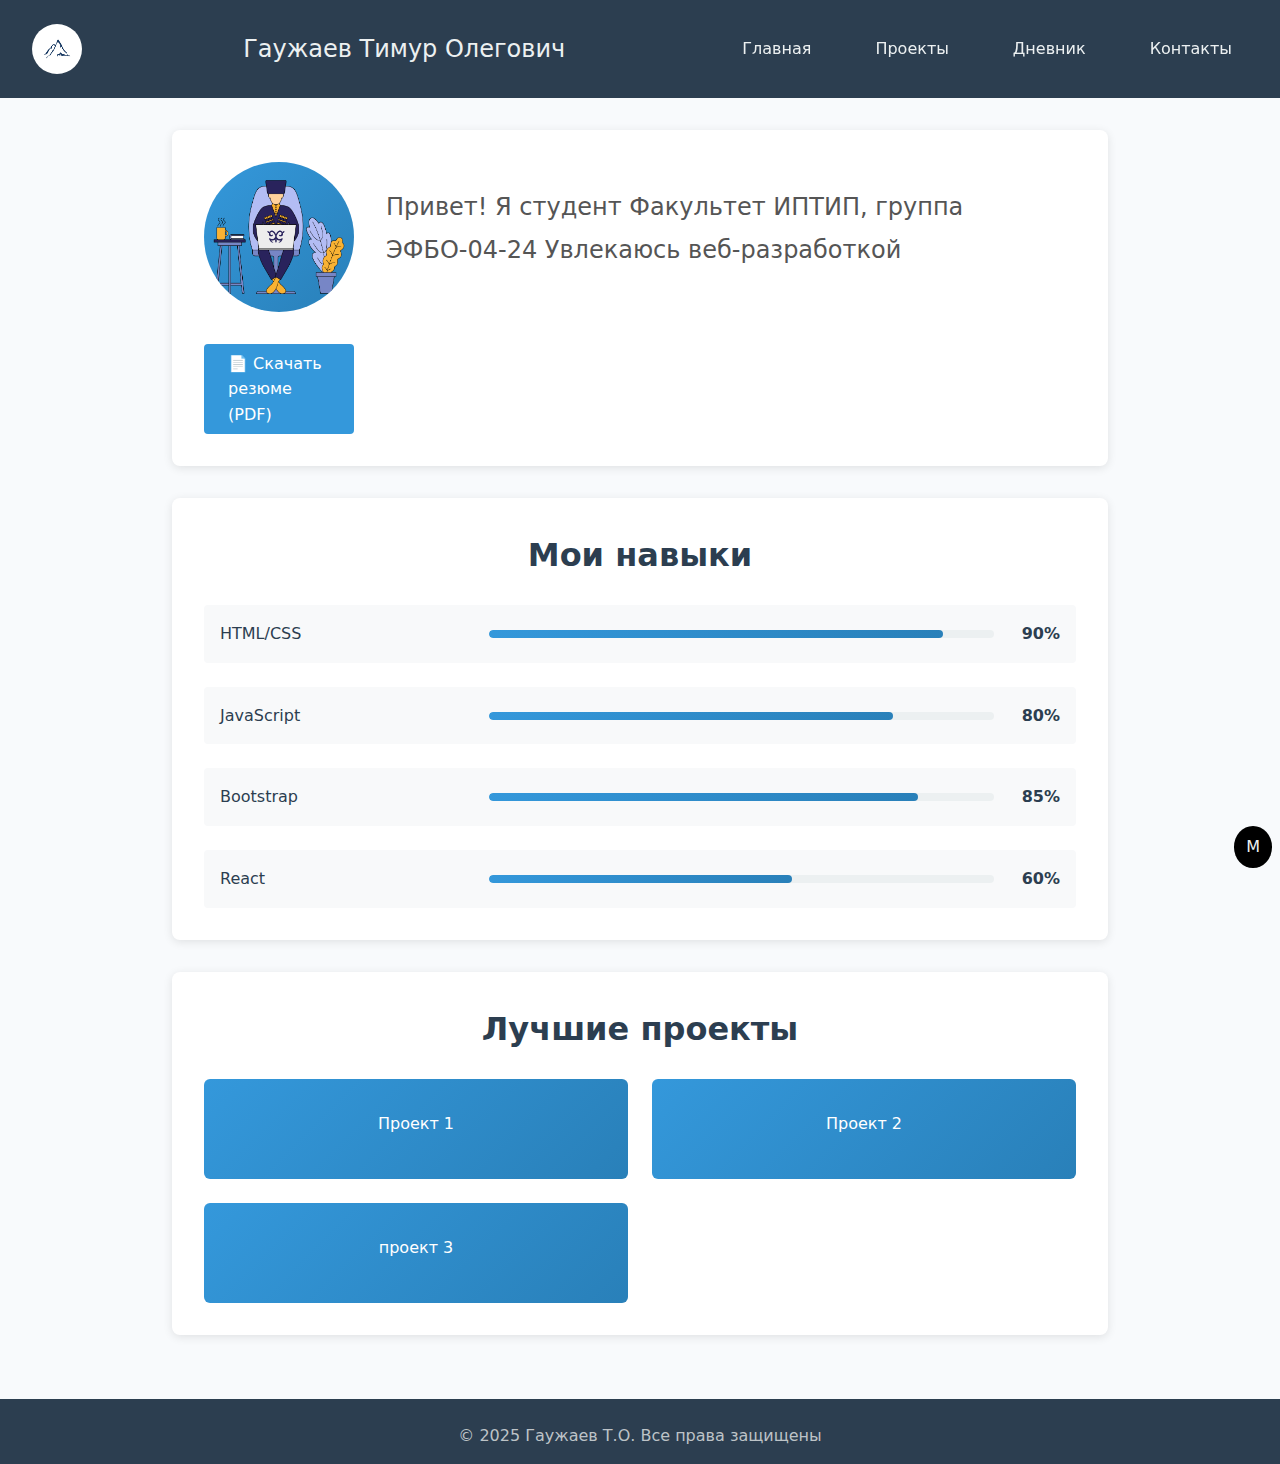
<file: index.html>
<!DOCTYPE html>
<html lang="en">

<head>
    <meta charset="UTF-8">
    <meta name="viewport" content="width=device-width, initial-scale=1.0">
    <meta name="viewport" content="width=device-width, initial-scale=1, viewportfit=cover">
    <link rel="stylesheet" href="styles/styles.css">
    <title>Главная страница</title>
</head>

<body>
    <header class="header">
        <img class="logo" src="images/logo.webp" alt="логотип">
        <p class="StudentName">Гаужаев Тимур Олегович</p>
        <nav class="nav" id="nav">
            <ul class="nav__list">
                <li class="nav__item">
                    <a class="nav__link" href="index.html">Главная</a>
                </li>
                <li class="nav__item">
                    <a class="nav__link" href="pages/projects.html">Проекты</a>
                </li>
                <li class="nav__item">
                    <a class="nav__link" href="pages/diary.html">Дневник</a>
                </li>
                <li class="nav__item">
                    <a class="nav__link" href="pages/contacts.html">Контакты</a>
                </li>
            </ul>
        </nav>
        <a class="skip-link" href="#nav">M</a>
    </header>
    <main class="content">
        <section class="profile">
            <img class="profile_photo" src="images/logo.png" alt="фото профиля">
            <p class="about-text">Привет! Я студент
                Факультет ИПТИП, группа ЭФБО-04-24
                Увлекаюсь веб-разработкой
            </p>
            <a href="assets/resume.pdf" class="download-btn" download>
                📄 Скачать резюме (PDF)
            </a>
        </section>
        <section class="skills">
            <h2 class="section-title">Мои навыки</h2>
            <div class="skills-progress">
                <div class="skill-item">
                    <span class="skill-name">HTML/CSS</span>
                    <div class="progress-bar">
                        <div class="progress-fill" style="width: 90%"></div>
                    </div>
                    <span class="progress-percent">90%</span>
                </div>
                <div class="skill-item">
                    <span class="skill-name">JavaScript</span>
                    <div class="progress-bar">
                        <div class="progress-fill" style="width: 80%"></div>
                    </div>
                    <span class="progress-percent">80%</span>
                </div>
                <div class="skill-item">
                    <span class="skill-name">Bootstrap</span>
                    <div class="progress-bar">
                        <div class="progress-fill" style="width: 85%"></div>
                    </div>
                    <span class="progress-percent">85%</span>
                </div>
                <div class="skill-item">
                    <span class="skill-name">React</span>
                    <div class="progress-bar">
                        <div class="progress-fill" style="width: 60%"></div>
                    </div>
                    <span class="progress-percent">60%</span>
                </div>
            </div>
        </section>
        <section class="projects">
            <h2 class="section-title">Лучшие проекты</h2>
            <div class="project-list">
                <p class="project">Проект 1</p>
                <p class="project">Проект 2</p>
                <p class="project">проект 3</p>
            </div>
        </section>

    </main>
    <footer class="footer">
        <div class="footer-content">
            <p>© 2025 Гаужаев Т.О. Все права защищены</p>
        </div>
    </footer>
    <script src="scripts/main.js"></script>
    <script src="scripts/filters.js"></script>
    <script src="scripts/form-validation.js"></script>
    <script src="scripts/modal.js"></script>
</body>

</html>
</file>
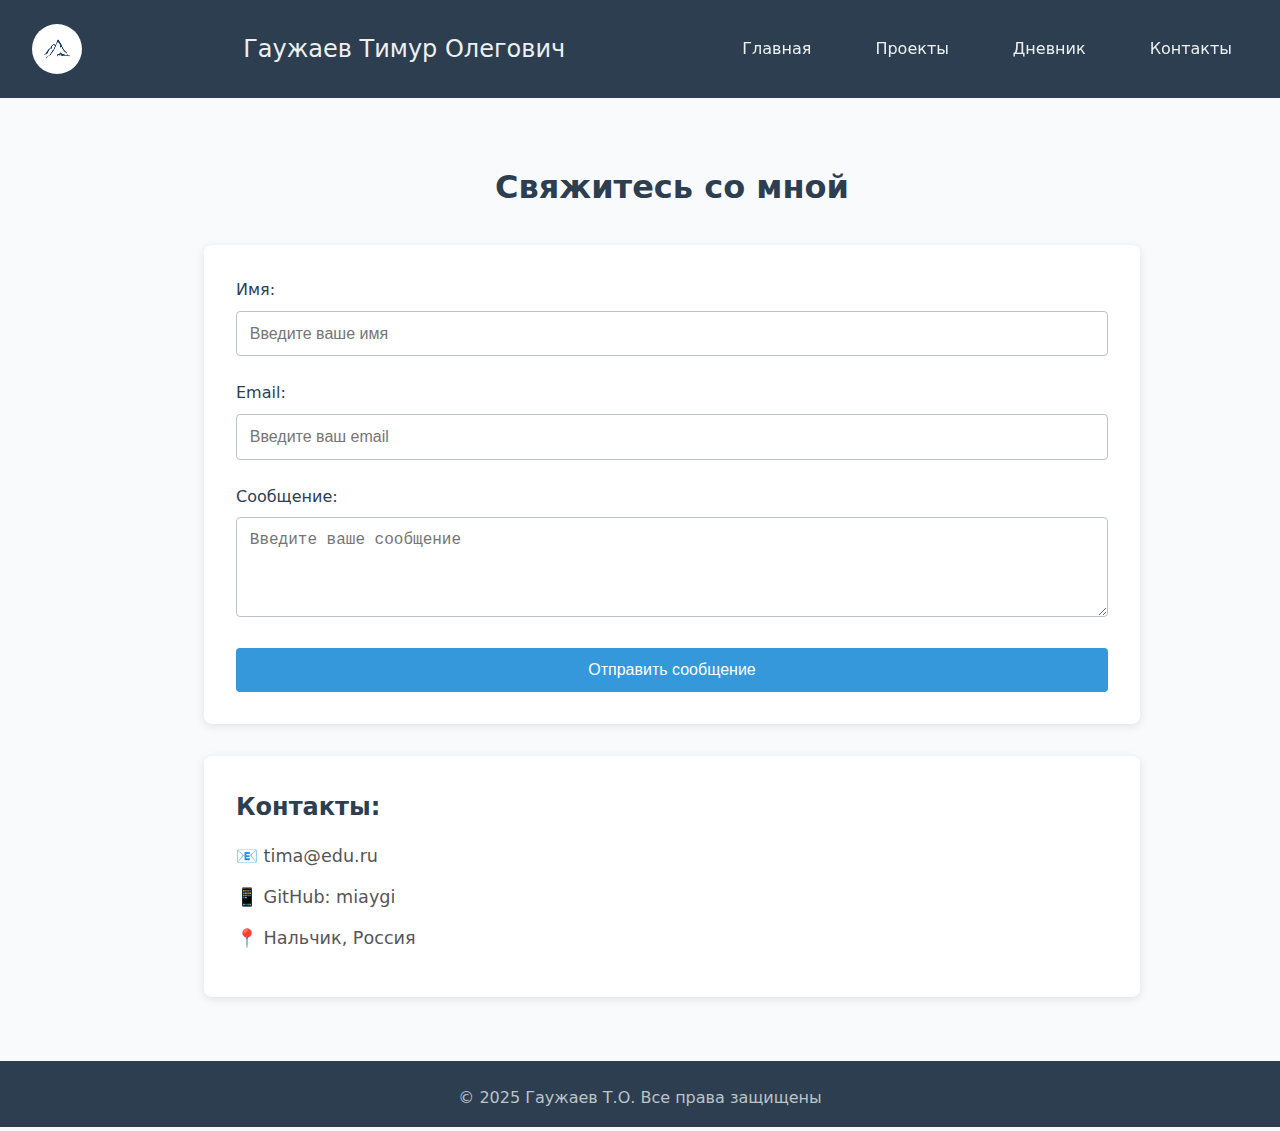
<file: pages/contacts.html>
<!DOCTYPE html>
<html lang="ru">

<head>
    <meta charset="UTF-8">
    <meta name="viewport" content="width=device-width, initial-scale=1.0">
    <title>Контакты</title>
    <link rel="stylesheet" href="../styles/styles.css">
</head>

<body class="page-container">
    <header class="header">
        <img class="logo" src="../images/logo.webp" alt="логотип">
        <p class="StudentName">Гаужаев Тимур Олегович</p>
        <nav class="nav">
            <ul class="nav__list">
                <li class="nav__item">
                    <a class="nav__link" href="../index.html">Главная</a>
                </li>
                <li class="nav__item">
                    <a class="nav__link" href="projects.html">Проекты</a>
                </li>
                <li class="nav__item">
                    <a class="nav__link" href="diary.html">Дневник</a>
                </li>
                <li class="nav__item">
                    <a class="nav__link" href="contacts.html">Контакты</a>
                </li>
            </ul>
        </nav>
    </header>

    <main class="content">
        <section class="contacts-page">
            <h1>Свяжитесь со мной</h1>

            <div class="contact-form">
                <form class="form">
                    <div class="form-group">
                        <label for="name">Имя:</label>
                        <input type="text" id="name" name="name" placeholder="Введите ваше имя">
                    </div>
                    <div class="form-group">
                        <label for="email">Email:</label>
                        <input type="email" id="email" name="email" placeholder="Введите ваш email">
                    </div>
                    <div class="form-group">
                        <label for="message">Сообщение:</label>
                        <textarea id="message" name="message" rows="4" placeholder="Введите ваше сообщение"></textarea>
                    </div>
                    <button type="submit" class="submit-btn">Отправить сообщение</button>
                </form>
            </div>

            <div class="contact-info">
                <h2>Контакты:</h2>
                <div class="contact-details">
                    <p>📧 tima@edu.ru</p>
                    <p>📱 GitHub: miaygi</p>
                    <p>📍 Нальчик, Россия</p>
                </div>
            </div>
        </section>
    </main>

    <footer class="footer">
        <div class="footer-content">
            <p>© 2025 Гаужаев Т.О. Все права защищены</p>
        </div>
    </footer>
    <script src="../scripts/main.js"></script>
    <script src="../scripts/filters.js"></script>
    <script src="../scripts/form-validation.js"></script>
    <script src="../scripts/modal.js"></script>
</body>

</html>
</file>
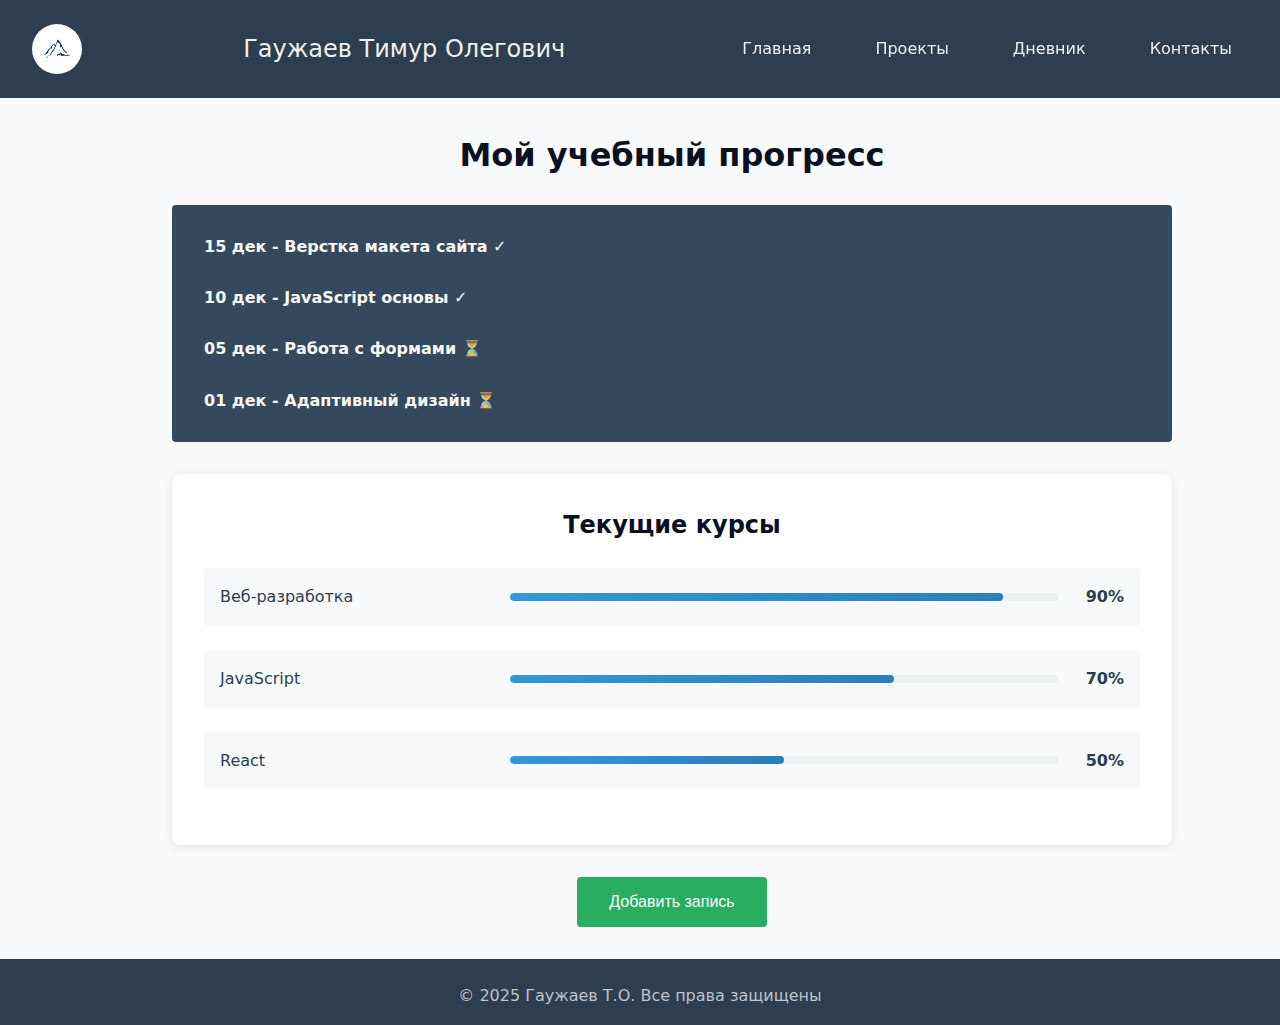
<file: pages/diary.html>
<!DOCTYPE html>
<html lang="ru">

<head>
    <meta charset="UTF-8">
    <meta name="viewport" content="width=device-width, initial-scale=1.0">
    <title>Дневник</title>
    <link rel="stylesheet" href="../styles/styles.css">
</head>

<body class="page-container">
    <header class="header">
        <img class="logo" src="../images/logo.webp" alt="логотип">
        <p class="StudentName">Гаужаев Тимур Олегович</p>
        <nav class="nav">
            <ul class="nav__list">
                <li class="nav__item">
                    <a class="nav__link" href="../index.html">Главная</a>
                </li>
                <li class="nav__item">
                    <a class="nav__link" href="projects.html">Проекты</a>
                </li>
                <li class="nav__item">
                    <a class="nav__link" href="diary.html">Дневник</a>
                </li>
                <li class="nav__item">
                    <a class="nav__link" href="contacts.html">Контакты</a>
                </li>
            </ul>
        </nav>
    </header>

    <main class="content">
        <section class="diary-page">
            <h1>Мой учебный прогресс</h1>

            <div class="progress-list">
                <div class="progress-item">
                    <span class="date">15 дек - </span>
                    <span class="task">Верстка макета сайта ✓</span>
                </div>
                <div class="progress-item">
                    <span class="date">10 дек - </span>
                    <span class="task">JavaScript основы ✓</span>
                </div>
                <div class="progress-item">
                    <span class="date">05 дек - </span>
                    <span class="task">Работа с формами ⏳</span>
                </div>
                <div class="progress-item">
                    <span class="date">01 дек - </span>
                    <span class="task">Адаптивный дизайн ⏳</span>
                </div>
            </div>

            <div class="current-courses">
                <h2>Текущие курсы</h2>
                <div class="course-progress">
                    <div class="course-item">
                        <span class="course-name">Веб-разработка</span>
                        <div class="progress-bar">
                            <div class="progress-fill" style="width: 90%"></div>
                        </div>
                        <span class="progress-percent">90%</span>
                    </div>
                    <div class="course-item">
                        <span class="course-name">JavaScript</span>
                        <div class="progress-bar">
                            <div class="progress-fill" style="width: 70%"></div>
                        </div>
                        <span class="progress-percent">70%</span>
                    </div>
                    <div class="course-item">
                        <span class="course-name">React</span>
                        <div class="progress-bar">
                            <div class="progress-fill" style="width: 50%"></div>
                        </div>
                        <span class="progress-percent">50%</span>
                    </div>
                </div>
            </div>

            <button class="add-entry-btn">Добавить запись</button>
        </section>
    </main>

    <footer class="footer">
        <div class="footer-content">
            <p>© 2025 Гаужаев Т.О. Все права защищены</p>
        </div>
    </footer>
    <script src="../scripts/main.js"></script>
    <script src="../scripts/filters.js"></script>
    <script src="../scripts/form-validation.js"></script>
    <script src="../scripts/modal.js"></script>
</body>

</html>
</file>
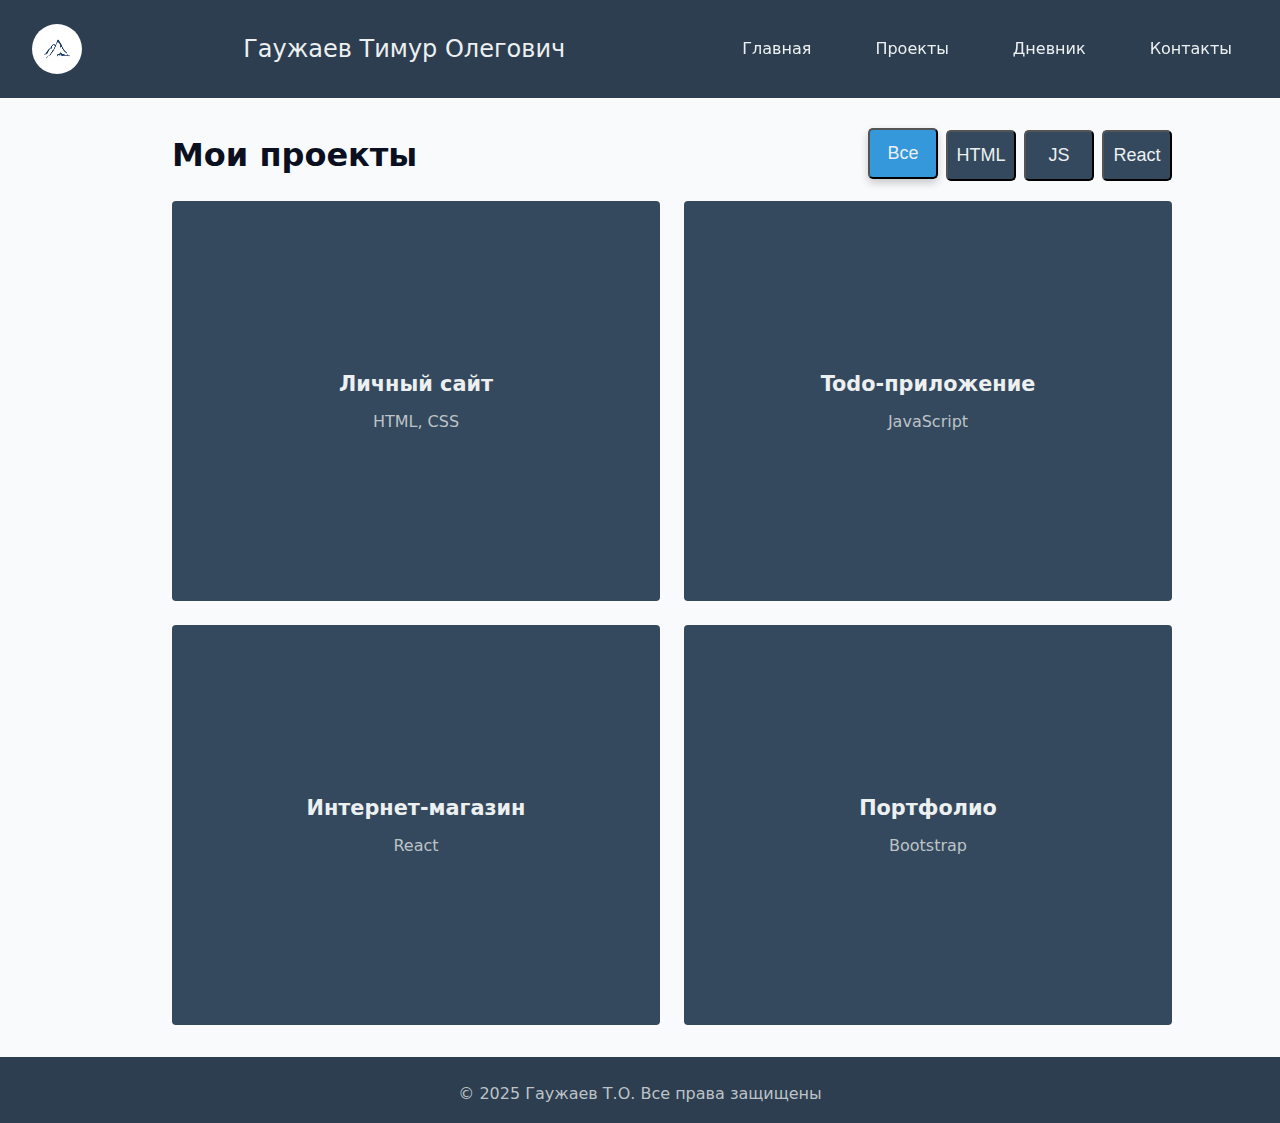
<file: pages/projects.html>
<!DOCTYPE html>
<html lang="ru">

<head>
    <meta charset="UTF-8">
    <meta name="viewport" content="width=device-width, initial-scale=1.0">
    <title>Проекты</title>
    <link rel="stylesheet" href="../styles/styles.css">
</head>

<body class="page-container">
    <header class="header">
       <img class="logo" src="/images/logo.webp" alt="логотип">
        <p class="StudentName">Гаужаев Тимур Олегович</p>
        <nav class="nav">
            <ul class="nav__list">
                <li class="nav__item">
                    <a class="nav__link" href="../index.html">Главная</a>
                </li>
                <li class="nav__item">
                    <a class="nav__link" href="projects.html">Проекты</a>
                </li>
                <li class="nav__item">
                    <a class="nav__link" href="diary.html">Дневник</a>
                </li>
                <li class="nav__item">
                    <a class="nav__link" href="contacts.html">Контакты</a>
                </li>
            </ul>
        </nav>
    </header>

    <main class="content">
        <section class="projects-page">
            <div class="projects-header">
                <h1>Мои проекты</h1>
                <div class="filter-buttons">
                    <button class="filter-btn">Все</button>
                    <button class="filter-btn">HTML</button>
                    <button class="filter-btn">JS</button>
                    <button class="filter-btn">React</button>
                </div>
            </div>

            <div class="projects-grid">
                <div class="project-card">
                    <div class="project-content">
                        <h3>Личный сайт</h3>
                        <p>HTML, CSS</p>
                    </div>
                </div>
                <div class="project-card">
                    <div class="project-content">
                        <h3>Todo-приложение</h3>
                        <p>JavaScript</p>
                    </div>
                </div>
                <div class="project-card">
                    <div class="project-content">
                        <h3>Интернет-магазин</h3>
                        <p>React</p>
                    </div>
                </div>
                <div class="project-card">
                    <div class="project-content">
                        <h3>Портфолио</h3>
                        <p>Bootstrap</p>
                    </div>
                </div>
            </div>
        </section>
    </main>

    <footer class="footer">
        <div class="footer-content">
            <p>© 2025 Гаужаев Т.О. Все права защищены</p>
        </div>
    </footer>
      <script src="../scripts/main.js"></script>
    <script src="../scripts/filters.js"></script>
    <script src="../scripts/form-validation.js"></script>
    <script src="../scripts/modal.js"></script>
</body>

</html>
</file>
<file: styles/styles.css>
* {
    margin: 0;
    padding: 0;
    box-sizing: border-box;
}

html {
    scroll-behavior: smooth;
}

:root {
    color-scheme: light dark;
}

html,
body {
    height: 100%;
}

body {
    margin: 0;
    font: 16px/1.6 system-ui, -apple-system, "Segoe UI", Roboto, Arial, sansserif;
    background: #f8fafc;
    color: #0b1020;
}

.page {
    min-height: 100vh;
    /* фолбэк для старых браузеров (может не учитывать
панели на мобилках) */
    min-height: 100svh;
    /* стабильный минимум: высота экрана с панелями
(всегда влезет) */
    min-height: 100dvh;
    /* на новых браузерах — актуальная видимая высота,
обновляется при скролле */
    display: flex;
    flex-direction: column;
}

main {
    flex: 1;
    padding-inline: clamp(.75rem, .5rem + 1vw, 2rem);
}

.logo {
    width: 50px;
    height: 50px;
    border-radius: 50%;
    background: linear-gradient(135deg, #3498db, #2980b9);
    display: flex;
    align-items: center;
    justify-content: center;
    color: white;
    font-size: 2rem;
}

.header {
    background-color: #2c3e50;
    color: white;
    padding: 1.5rem 2rem;
    display: flex;
    justify-content: space-between;
    align-items: center;
}

.header p:first-child {
    font-size: 24px;
    font-weight: bold;
    color: #ecf0f1;
}

.StudentName {
    font-size: 24px;
    text-align: center;
    color: #ecf0f1;
}

.skip-link {
    position: fixed;
    bottom: 2rem;
    right: 0.5rem;
    top: auto;
    z-index: 10000;
    padding: .5rem .75rem;
    background: black;
    color: #ecf0f1;
    border-radius: 50%;
    text-decoration: none;
    inset-inline-start: auto;
    inset-block-start: auto;
}

.skip-link:focus,
.skip-link:focus-visible {
    top: auto;
    bottom: 2rem;
}

:focus-visible {
    outline: 3px solid #2563eb;
    outline-offset: 2px;
}


button,
input,
textarea {
    outline-offset: 2px;
}

.nav {
    position: sticky;
    top: 0;
    /* Прибавки для вырезов/жестовых панелей — только где они есть */
    padding-block-start: calc(.75rem + env(safe-area-inset-top));
    padding-block-end: .75rem;
    padding-inline-start: calc(var(--space-md, 1rem) + env(safe-area-insetleft));
    padding-inline-end: calc(var(--space-md, 1rem) + env(safe-area-insetright));
    color: #fff;
    z-index: 100;
    isolation: isolate;
}

.nav__list {
    list-style: none;
    display: flex;
    gap: 2rem;
}

.nav__link {
    color: #ecf0f1;
    text-decoration: none;
    padding: 0.5rem 1rem;
    border-radius: 4px;
    transition: background-color 0.3s ease;
}

.nav__link:hover {
    background-color: #34495e;
}

.content {
    max-width: 1000px;
    margin: 0 auto;
    padding: 2rem;
    justify-content: center;
    min-height: 85vh;
}

.profile {
    display: grid;
    grid-template-columns: 150px 1fr;
    gap: 2rem;
    align-items: center;
    padding: 2rem;
    background-color: white;
    border-radius: 8px;
    box-shadow: 0 2px 10px rgba(0, 0, 0, 0.1);
    margin-bottom: 2rem;
}

.profile_photo {
    width: 150px;
    height: 150px;
    border-radius: 50%;
    background: linear-gradient(135deg, #3498db, #2980b9);
    display: flex;
    align-items: center;
    justify-content: center;
    color: white;
    font-size: 2rem;
}

.about-text {
    font-size: 24px;
    line-height: 1.8;
    margin-bottom: 1rem;
    color: #555;
}

.download-btn {
    display: inline-flex;
    align-items: center;
    gap: 0.5rem;
    background-color: #3498db;
    color: white;
    padding: 0.8rem 1.5rem;
    border-radius: 4px;
    text-decoration: none;
    font-weight: 500;
    cursor: pointer;
    transition: all 0.3s ease;
    border: none;
    width: 150px;
    height: 90px;
}

.download-btn:hover {
    background-color: #2980b9;
    transform: translateY(-2px);
    box-shadow: 0 4px 8px rgba(0, 0, 0, 0.2);
}

.skills {
    padding: 2rem;
    background-color: white;
    border-radius: 8px;
    box-shadow: 0 2px 10px rgba(0, 0, 0, 0.1);
    margin-bottom: 2rem;
}

.section-title {
    font-size: clamp(1.5rem, 1.1rem + 2vw, 2rem);
    margin-bottom: 1.5rem;
    text-align: center;
    color: #2c3e50;
}

.skills-progress {
    display: flex;
    flex-direction: column;
    gap: 1.5rem;
}

.skill-item {
    display: flex;
    align-items: center;
    gap: 1rem;
    padding: 1rem;
    background-color: #f8f9fa;
    border-radius: 4px;
}

.skill-name {
    flex: 1;
    font-weight: 500;
    color: #2c3e50;
}

.progress-bar {
    flex: 2;
    height: 8px;
    background-color: #ecf0f1;
    border-radius: 4px;
    overflow: hidden;
}

.progress-fill {
    height: 100%;
    background: linear-gradient(135deg, #3498db, #2980b9);
    border-radius: 4px;
    transition: width 0.5s ease;
}

.progress-percent {
    flex: 0 0 50px;
    text-align: right;
    font-weight: bold;
    color: #2c3e50;
}

.projects {
    padding: 2rem;
    background-color: white;
    border-radius: 8px;
    box-shadow: 0 2px 10px rgba(0, 0, 0, 0.1);
    margin-bottom: 2rem;
}

.project-list {
    display: grid;
    grid-template-columns: repeat(auto-fit, minmax(18rem, 1fr));
    gap: var(--space-lg, 1.5rem);
}

/* Прогрессивное улучшение: только если CQ поддерживаются */
@supports (container-type: inline-size) {
    .projects {
        /* Делаем область контейнером для CQ */
        container-type: inline-size;
        /* реагируем на ширину
(inline) */
        container-name: projects;
        /* по имени удобнее
таргетировать */
    }

    /* Когда КОНТЕЙНЕР шире 640px — 2 колонки */
    @container projects (min-width: 640px) {
        .projects-list {
            grid-template-columns: repeat(2, 1fr);
        }
    }

    /* Когда шире 960px — 3 колонки */
    @container projects (min-width: 960px) {
        .projects-list {
            grid-template-columns: repeat(3, 1fr);
        }
    }
}

.project {
    background: linear-gradient(135deg, #3498db, #2980b9);
    color: white;
    padding: 2rem 1rem;
    text-align: center;
    font-weight: 500;
    cursor: pointer;
    transition: transform 0.3s ease;
    border-radius: 6px;
    min-height: 100px;
    min-width: 0;
}

.project:hover {
    transform: translateY(-3px);
    box-shadow: 0 4px 8px rgba(0, 0, 0, 0.2);
}

.footer {
    background-color: #2c3e50;
    color: white;
    text-align: center;
    padding: 1.5rem;
    margin-top: auto;
    padding-bottom: calc(1rem + env(safe-area-inset-bottom));
}

.footer-content p {
    margin: 0;
    color: #bdc3c7;
}

@media (max-width: 768px) {
    .header {
        flex-direction: column;
        gap: 1rem;
        text-align: center;
    }

    .nav__list {
        gap: 1rem;
        flex-direction: column;
        font-size: 24px;
    }

    .profile {
        grid-template-columns: 1fr;
        text-align: center;
    }

    .profile_photo {
        margin: 0 auto;
    }

    .skills-list,
    .project-list {
        grid-template-columns: 1fr;
    }
}

.projects-header {
    display: flex;
    gap: 10rem;
    justify-content: space-between;
    margin-bottom: 20px;
}

.filter-buttons {
    display: inline-flex;
    gap: 0.5rem;
}

.filter-btn {
    background-color: #34495e;
    border-radius: 5px;
    font-size: 18px;
    color: #ecf0f1;
    min-width: 70px;
}

.filter-btn:hover {
    transform: translateY(-2px);
    box-shadow: 0 4px 8px rgba(0, 0, 0, 0.9);
}


.projects-grid {
    display: grid;
    /* включаем CSS Grid */
    grid-template-columns: repeat(auto-fit, minmax(22rem, 1fr));
    gap: var(--space-lg, 1.5rem);
    justify-content: center;
}

.project-card {
    display: flex;
    justify-content: center;
    align-items: center;
    padding: 1rem;
    text-align: center;
    font-weight: 500;
    border-radius: 4px;
    transition: transform 0.2s ease;
    color: #f8f9fa;
    background-color: #34495e;
    min-height: 400px;
}

.project-card:hover {
    transform: translateY(-3px);
    box-shadow: 0 4px 8px rgba(0, 0, 0, 0.2);
}

.projects-page {
    margin: 0 auto;
    width: 1000px;
    justify-content: center;
}

.diary-page {
    margin: 0 auto;
    width: 1000px;

}

.progress-list {
    border-radius: 4px;
    background-color: #34495e;
    color: #f8f9fa;
    padding: 1rem;
}

.progress-item {
    text-align: left;
    display: block;
    padding: 0.8rem 1rem;
    font-weight: bold;
}

.diary-page h1,
.diary-page h2 {
    text-align: center;
    margin-bottom: 1.5rem;
}

.contacts-page {
    width: 1000px;
    margin: 0 auto;
    padding: 2rem;
}

.contacts-page h1 {
    text-align: center;
    margin-bottom: 2rem;
    color: #2c3e50;
}

.contact-form {
    background-color: white;
    padding: 2rem;
    border-radius: 8px;
    box-shadow: 0 2px 10px rgba(0, 0, 0, 0.1);
    margin-bottom: 2rem;
}

.form-group {
    margin-bottom: 1.5rem;
}

.form-group label {
    display: block;
    margin-bottom: 0.5rem;
    font-weight: 500;
    color: #2c3e50;
}

.form-group input,
.form-group textarea {
    width: 100%;
    padding: 0.8rem;
    border: 1px solid #bdc3c7;
    border-radius: 4px;
    font-size: 1rem;
    transition: border-color 0.3s ease;
}

.form-group input:focus,
.form-group textarea:focus {
    outline: none;
    border-color: #3498db;
    box-shadow: 0 0 0 2px rgba(52, 152, 219, 0.2);
}

.submit-btn {
    background-color: #3498db;
    color: white;
    padding: 0.8rem 2rem;
    border: none;
    border-radius: 4px;
    font-size: 1rem;
    cursor: pointer;
    transition: all 0.3s ease;
    width: 100%;
}

.submit-btn:hover {
    background-color: #2980b9;
    transform: translateY(-2px);
    box-shadow: 0 4px 8px rgba(0, 0, 0, 0.2);
}

.contact-info {
    background-color: white;
    padding: 2rem;
    border-radius: 8px;
    box-shadow: 0 2px 10px rgba(0, 0, 0, 0.1);
}

.contact-info h2 {
    margin-bottom: 1rem;
    color: #2c3e50;
}

.contact-details p {
    margin-bottom: 0.8rem;
    font-size: 1.1rem;
    color: #555;
}

/* Стили для страницы дневника */
.current-courses {
    background-color: white;
    padding: 2rem;
    border-radius: 8px;
    box-shadow: 0 2px 10px rgba(0, 0, 0, 0.1);
    margin: 2rem 0;
}

.course-item {
    display: flex;
    align-items: center;
    gap: 1rem;
    margin-bottom: 1.5rem;
    padding: 1rem;
    background-color: #f8f9fa;
    border-radius: 4px;
}

.course-name {
    flex: 1;
    font-weight: 500;
    color: #2c3e50;
}

.progress-bar {
    flex: 2;
    height: 8px;
    background-color: #ecf0f1;
    border-radius: 4px;
    overflow: hidden;
}

.progress-fill {
    height: 100%;
    background: linear-gradient(135deg, #3498db, #2980b9);
    border-radius: 4px;
    transition: width 0.5s ease;
}

.progress-percent {
    flex: 0 0 50px;
    text-align: right;
    font-weight: bold;
    color: #2c3e50;
}

.add-entry-btn {
    background-color: #27ae60;
    color: white;
    padding: 1rem 2rem;
    border: none;
    border-radius: 4px;
    font-size: 1rem;
    cursor: pointer;
    transition: all 0.3s ease;
    display: block;
    margin: 0 auto;
}

.add-entry-btn:hover {
    background-color: #219a52;
    transform: translateY(-2px);
    box-shadow: 0 4px 8px rgba(0, 0, 0, 0.2);
}

.project-content {
    text-align: center;
}

.project-content h3 {
    margin-bottom: 0.5rem;
    color: #ecf0f1;
    font-size: 1.3rem;
}

.project-content p {
    color: #bdc3c7;
    font-size: 1rem;
}

/* Адаптивность для мобильных устройств */
@media (max-width: 768px) {

    .contacts-page,
    .diary-page,
    .projects-page {
        width: 100%;
        padding: 1rem;
    }

    .projects-header {
        flex-direction: column;
        gap: 1rem;
        text-align: center;
        margin-bottom: 20px;
    }

    .projects-grid {
        grid-template-columns: 1fr;
    }

    .course-item {
        flex-direction: column;
        align-items: stretch;
        gap: 0.5rem;
    }

    .progress-bar {
        flex: none;
        height: 12px;
    }
}

@media (pointer: coarse) {

    button,
    .nav__link {
        min-height: 44px;
        padding: .75rem 1rem;
    }
}

@media (prefers-contrast: more) {

    .button,
    .filter {
        box-shadow: inset 0 0 0 2px #fff;
    }
}

/* Уважение к снижению движения */
@media (prefers-reduced-motion: reduce) {
    * {
        animation: none !important;
        transition: none !important;
    }
}
</file>
